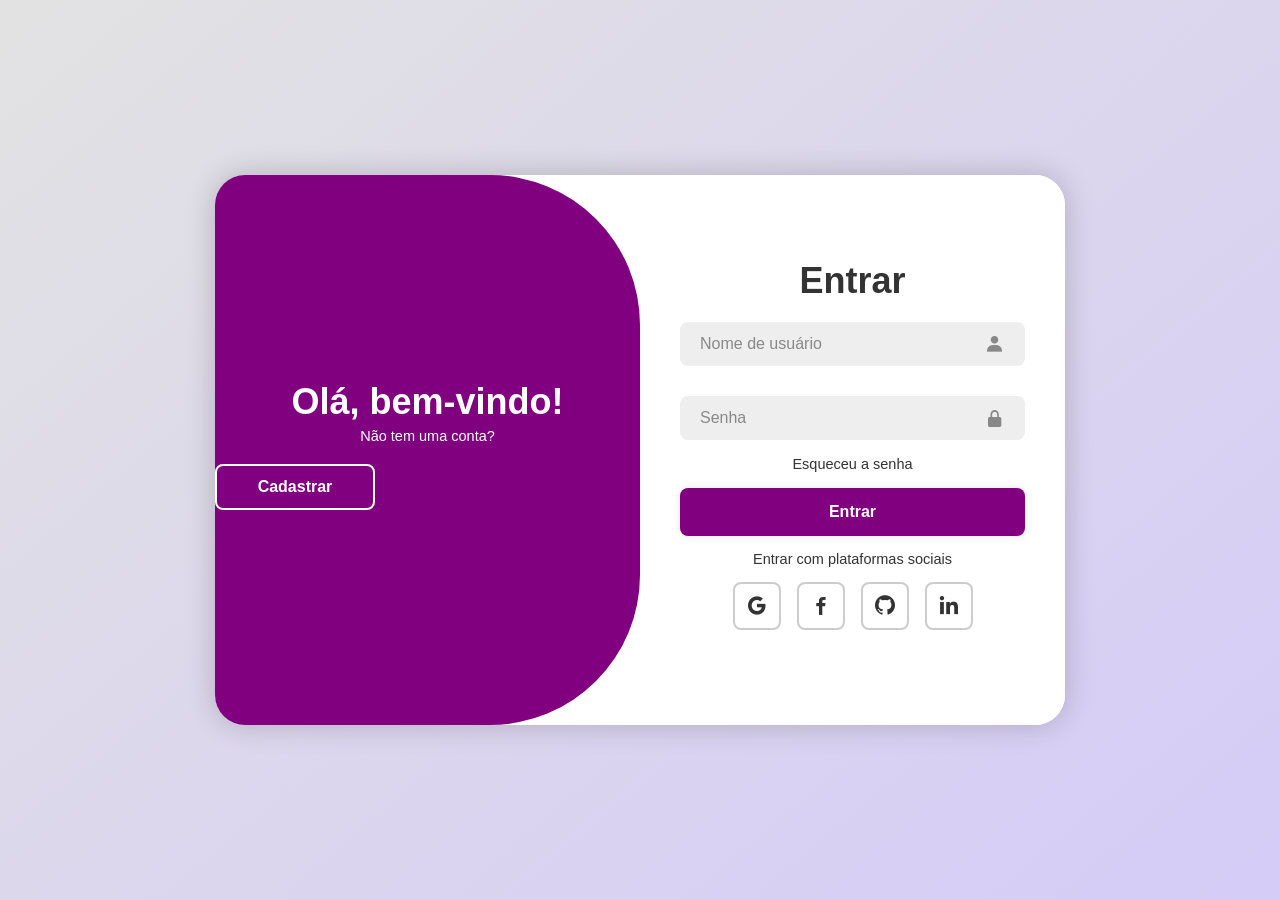
<file: index.html>
<!DOCTYPE html>
<html lang="pt-br">
<head>
    <meta charset="UTF-8">
    <meta name="viewport" content="width=device-width, initial-scale=1.0">
    <title>Painel admin</title>
<link rel="stylesheet" href="style.css">
<link href='https://unpkg.com/boxicons@2.1.4/css/boxicons.min.css' rel='stylesheet'>
</head>
<body>
<div class="container">
<div class="form-box login">
<form action="">
<h1>Entrar</h1>
<div class='input-box'>
<input type="text" placeholder="Nome de usuário" required>
<i class='bx bxs-user'></i>
</div>
<div class="input-box">
<input type="password" placeholder="Senha" required>
<i class='bx bxs-lock-alt'></i>
</div>
<div class="forgot-link">
<a href="#">Esqueceu a senha</a>
</div>
<button type="submit" class="btn">Entrar</button>
<p>Entrar com plataformas sociais</p>
<div class="social-icons">
<a href="#" class="google"><i class='bx bxl-google'></i></a>
<a href="#" class="facebook"><i class='bx bxl-facebook'></i></a>
<a href="#" class="github"><i class='bx bxl-github'></i></a>
<a href="#" class="linkedin"><i class='bx bxl-linkedin'></i></a>
</div>
</form>
</div>

<div class="form-box register">
<form action="">
<h1>Cadastro</h1>
<div class='input-box'>
<input type="text" placeholder="Nome de usuário" required>
<i class='bx bxs-user'></i>
</div>
<div class='input-box'>
<input type="email" placeholder="Email" required>
<i class='bx bxs-envelope'></i>
</div>
<div class="input-box">
<input type="password" placeholder="Senha" required>
<i class='bx bxs-lock-alt'></i>
</div>
<button type="submit" class="btn">Cadastrar </button>
<p>Cadastrar com plataformas sociais</p>
<div class="social-icons">
<a href="#" class="google"><i class='bx bxl-google'></i></a>
<a href="#" class="facebook"><i class='bx bxl-facebook'></i></a>
<a href="#" class="github"><i class='bx bxl-github'></i></a>
<a href="#" class="linkedin"><i class='bx bxl-linkedin'></i></a>
</div>
</form>
</div>

<div class="toggle-box">
<div class="toggle-panel toggle-left">
<h1>Olá, bem-vindo!</h1>
<p>Não tem uma conta?</p>
<button class="btn register-btn">Cadastrar</button>
</div>

<div class="toggle-panel toggle-right">
<h1>Bem-vindo de volta!</h1>
<p>Ja tem uma conta?</p>
<button class="btn login-btn">Entrar</button>
</div>

</div>
</div>

<script src="script.js" defer></script>
</body>
</html>
</file>
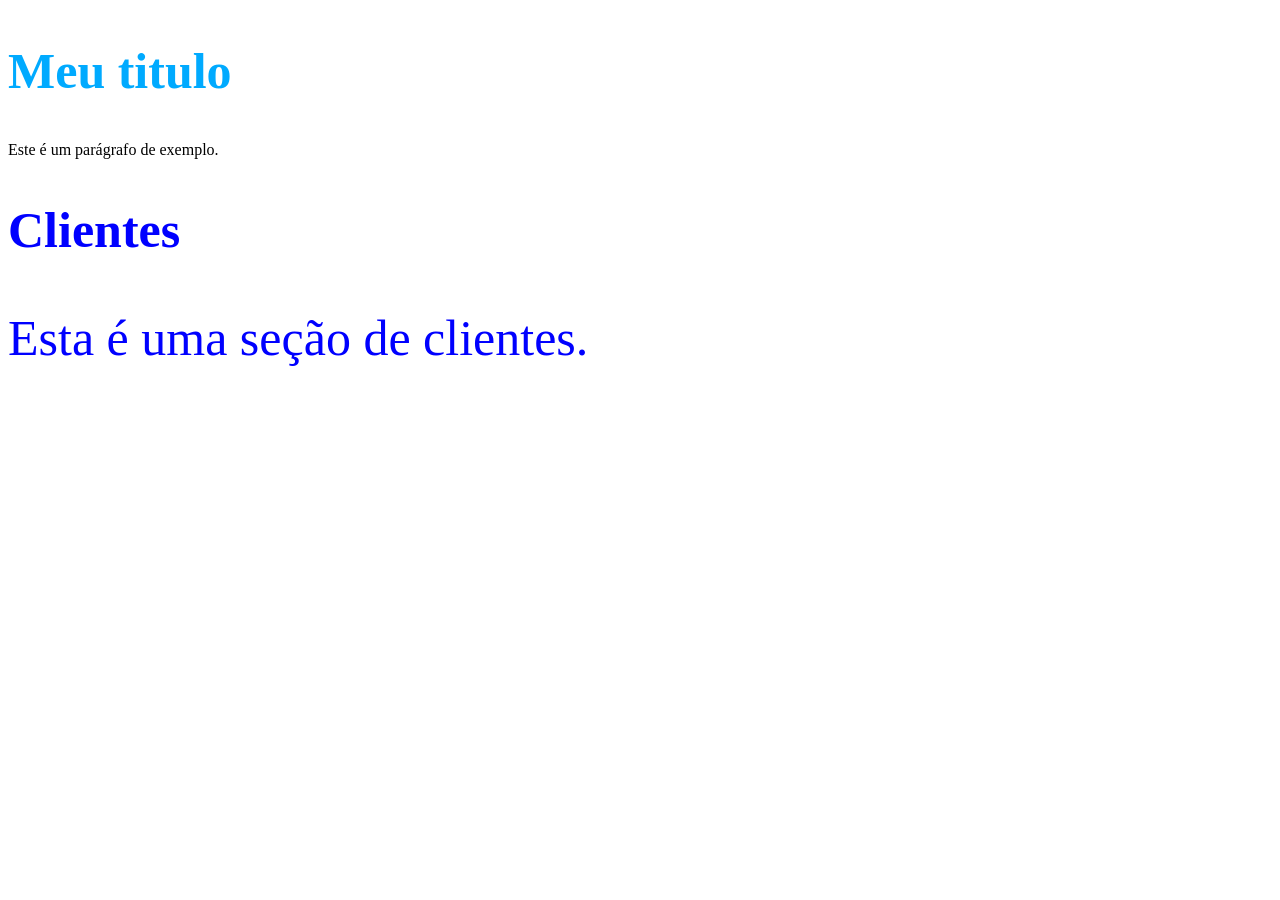
<file: pasta/index.html>
<!DOCTYPE html>
<html lang="en">
<head>
    <meta charset="UTF-8">
    <meta name="viewport" content="width=device-width, initial-scale=1.0">
    <link rel="stylesheet" href="style.css">
    <title>Site - exemplo</title>
    <style>
    
    </style>
</head>
<body>
    <header>
   <nav></nav>
    </header>
    <main>
<section> 
    <h1 class="titulo-destaque">Meu titulo</h1>
    <p  class="titulo-destaque">Este é um parágrafo de exemplo.</p>
</section>
<section class="seção-clientes">
    <h1 class="titulo-destaque">Clientes</h1>
    <p class="titulo-destaque">Esta é uma seção de clientes.</p>
</section>
    </main>

    <footer>
<div>

</div>
    </footer>
</body>
</html>
</file>
<file: style.css>
*{
margin: 0;
padding: 0;
box-sizing: border-box;
font-family: 'popins', sans-serif;
}
body{
display: flex;
justify-content: center;
align-items: center;
min-height: 100vh;
background: linear-gradient(-40deg, #e2e2e2, #c9d6ff, #d1c4ff,  #e2e2e2);
background-size: 400% 400%;
animation: gradientBG 15s ease infinite;
}
@keyframes gradientBG{
0%{background-position: 0% 50%;}
50%{background-position: 100% 50%;}
100%{background-position: 0% 50%;}
}

.container{
position: relative;
width: 850px;
height: 550px;
background: #fff;
border-radius: 30px;
box-shadow: 0 0 30px rgba(0, 0, 0, .2);
margin: 20px;
overflow: hidden;
}

.form-box{
position: absolute;
right: 0;
width: 50%;
height: 100%;
background: #fff;
display: flex;
align-items: center;
color: #333;
text-align: center;
padding: 40px;
z-index: 1;
transition: .6s ease-in-out 1.2s, visibility 0s 1s;
}
.container.active .form-box{
    right: 50%;
}
.container.active .form-box.register{
    visibility: visible;
}
.form-box.register{
    visibility: hidden;
}
form{
    width: 100%;
}

.container h1{
font-size: 36px;
margin: -10px 0;
}
.input-box{
position: relative;
margin: 30px 0;
}
.input-box input{
width: 100%;
padding: 13px 50px 13px 20px;
background: #eee;
border-radius: 8px;
border: none;
outline: none;
font-size: 16px;
color: #333;
font-weight: 500;
}
.input-box input::placeholder{
color: #888;
font-weight: 400;
}
.input-box input:focus{
outline: 2px solid #7494ec;
box-shadow: 0 0 5px rgba(116, 148, 236,  0.5);
transition: .1s;
}
.input-box i{
color: #888;
position: absolute;
right: 20px;
top: 50%;
transform: translateY(-50%);
font-size: 20px;
}
.forgot-link{
    margin: -15px 0 15px;
}
.forgot-link a{
font-size: 14.5px;
color: #333;
text-decoration: none;
}
.btn{
width: 100%;
height: 48px;
background: purple;
border-radius: 8px;
box-shadow: 0 0 10px rgba(0, 0, 0, .1);
border: none;
cursor: pointer;
font-size: 16px;
color: #fff;
font-weight: 600;
}


.container p{
font-size: 14.5px;
margin: 15px 0;
}
.social-icons{
display: flex;
justify-content: center;
}
.social-icons a.google:hover{
transform: scale(1.2);
background: #db4437;
color: #fff;
border-color: #db4437;
}
.social-icons a.facebook:hover{
transform: scale(1.2);
background: #1877f2;
color: #fff;
border-color: #1877f2;
}
.social-icons a.github:hover{
transform: scale(1.2);
background: #333;
color: #fff;
border-color: #333;
}
.social-icons a.linkedin:hover{
transform: scale(1.2);
background: #0a66c2;
color: #fff;
border-color: #0a66c2;
}
.social-icons a{
display: inline-flex;
padding: 10px;
border: 2px solid #ccc;
border-radius: 8px;
font-size: 24px;
color: #333;
text-decoration: none;
margin: 0 8px;
transition: all 0.3s ease;
}

.toggle-box{
position: absolute;
width: 100%;
height: 100%;
}
.toggle-box::before{
content: '';
left: -250%;
border-radius: 150px;
position: absolute;
width: 300%;
height: 100%;
background: purple;
z-index: 2;
transition: 1.8s ease-in-out;
}
.container.active .toggle-box::before{
    left: 50%;
}
.toggle-panel{
position: absolute;
width: 50%;
height: 100%;
color: #fff;
display: flex;
flex-direction: column;
text-align: center;
justify-content: center;
z-index: 2;
transition: .6s ease-in-out;
}
.toggle-panel .toggle-left{
left: 0;
transition-delay: 1.2s;
}
.container.active .toggle-panel.toggle-left{
    left: -50%;
    transition-delay:  .6s;
}
.toggle-panel.toggle-right{
right: -50%;
transition-delay: .6s;
}
.container.active .toggle-panel.toggle-right{
    right: 0;
    transition-delay: 1.2s;
}
.toggle-panel p{
    margin-bottom: 20px;
}
.toggle-panel .btn{
width: 160px;
height: 46px;
background: transparent;
border: 2px solid #fff;
box-shadow: none;
}



@media screen and(max-width: 650px) {
    .container{
        height: calc(100vh - 40px);
    }

.form-box{
bottom: 0;
width: 100%;
height: 70%;
}

.container.active .form-box{
right: 0;
bottom: 30%;
}

.toggle-box::before{
left: 0;
top:-270%;
width: 100%;
height: 300%;
border-radius: 20px;
}

.container.active .toggle-box::before{
left: 0;
top: 70%;
}

.toggle-panel{
width: 100%;
height: 30%;
}

.toggle-panel.toggle-left{
left: 0;
top: -30%;
}

.container.active .toggle-panel.toggle-left{
left: 0;
bottom: -30%;
}

.toggle-panel.toggle-right{
right: 0;
bottom: -30%;
}

.container.active .toggle-panel.toggle-right{
    bottom: 0;
 }


@media screen and(max-width:650px) {
    .form-box{
        padding: 20px;
    }

.toggle-panel h1{
    font-size: 30px;
}

.toggle-box::before{
left: 0;
top: -270%;
width: 100%;
height: 300%;
border-radius: 20vw;
}

.container.active .toggle-box::before{
left: 0;
top: 70%;
}

.toggle-panel{
width: 100%;
height: 30%;
}

.toggle-panel.toggle-left{
    top: 0;
}

.container.active .toggle-panel.toggle-left{
left: 0;
top: -30%;
}

.toggle-panel.toggle-right{
right: 0;
bottom: -30%;
}

.container.active .toggle-panel.toggle-right{
    bottom: 0;
}
}

.toggle-panel h1{
    font-size: 30px;
}
}
</file>
<file: pasta/style.css>
.seção-clientes .titulo-destaque{
    font-size: 50px; 
    color: rgb(0, 0, 255);
}

#titulo{
    font-size: 120%;
    color: aqua;
}

section h1{
    font-size: 50px;
    color: #00aaff;
}
</file>
